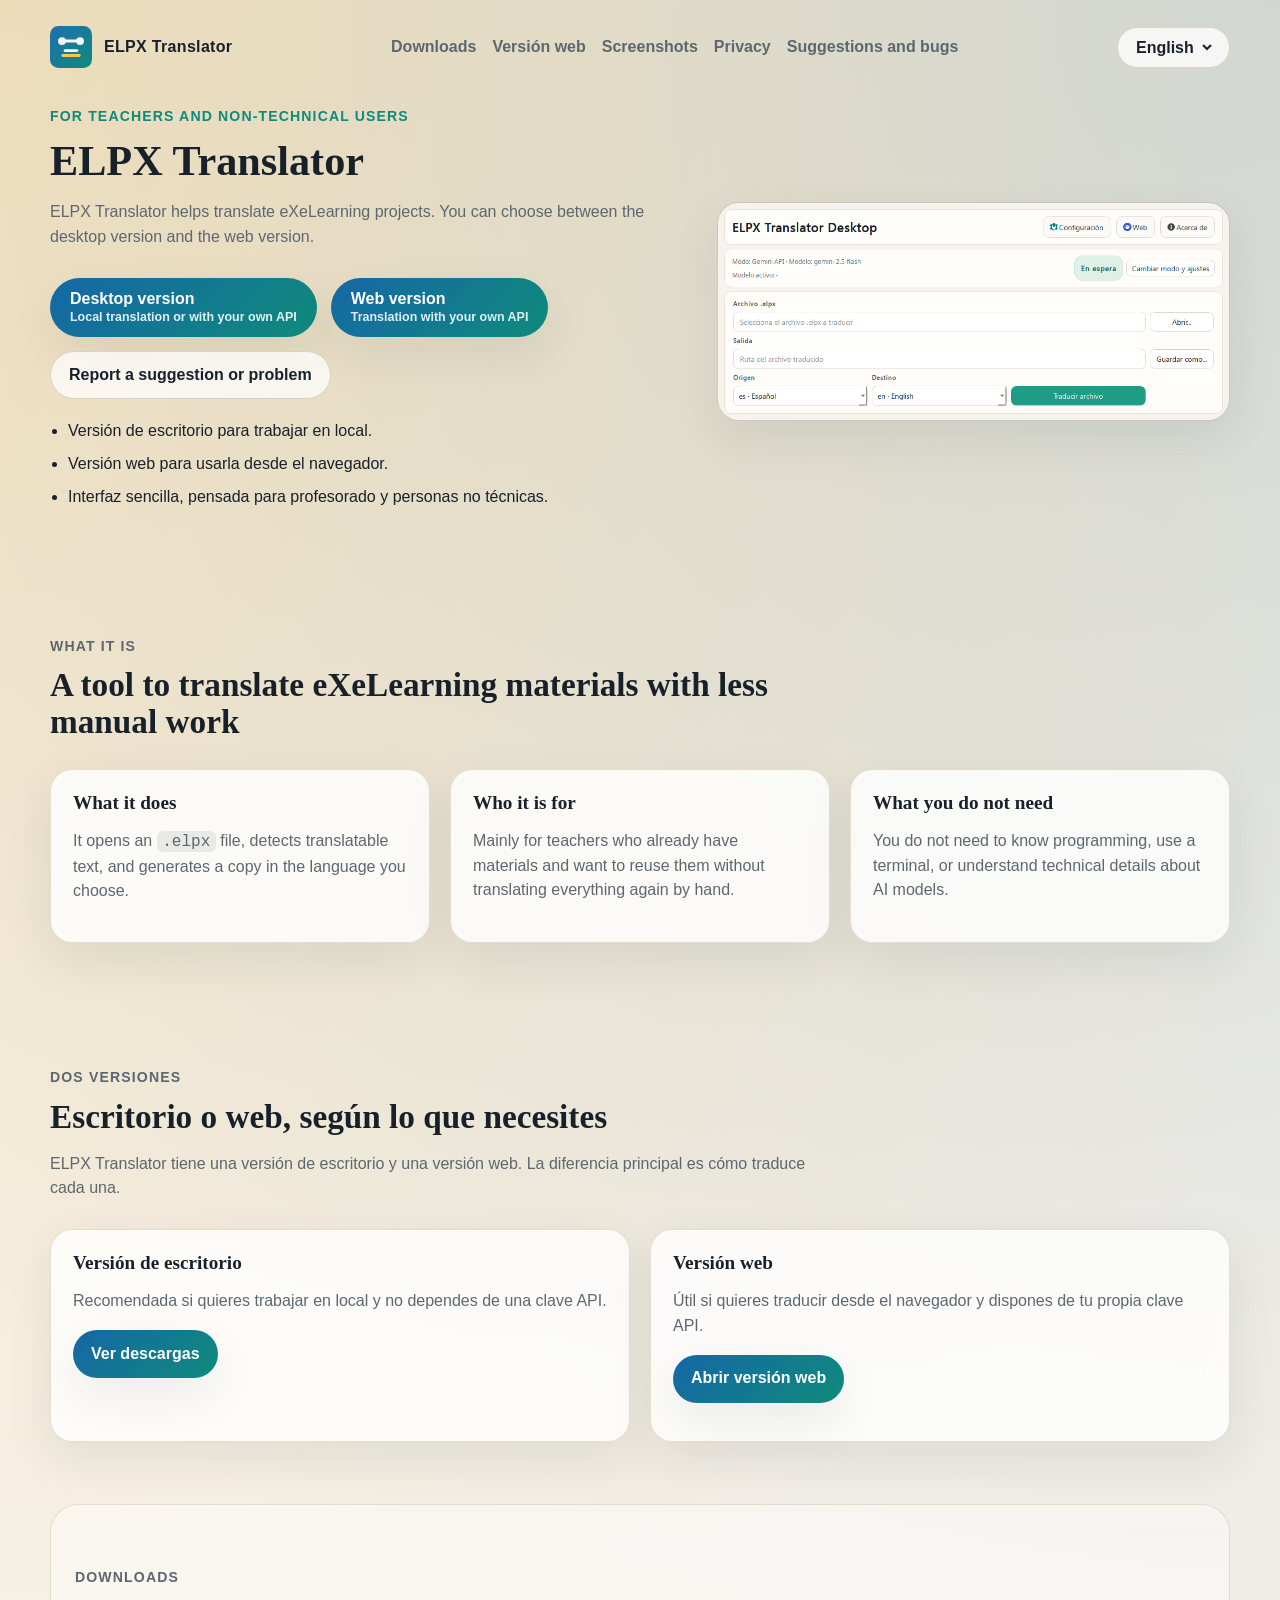
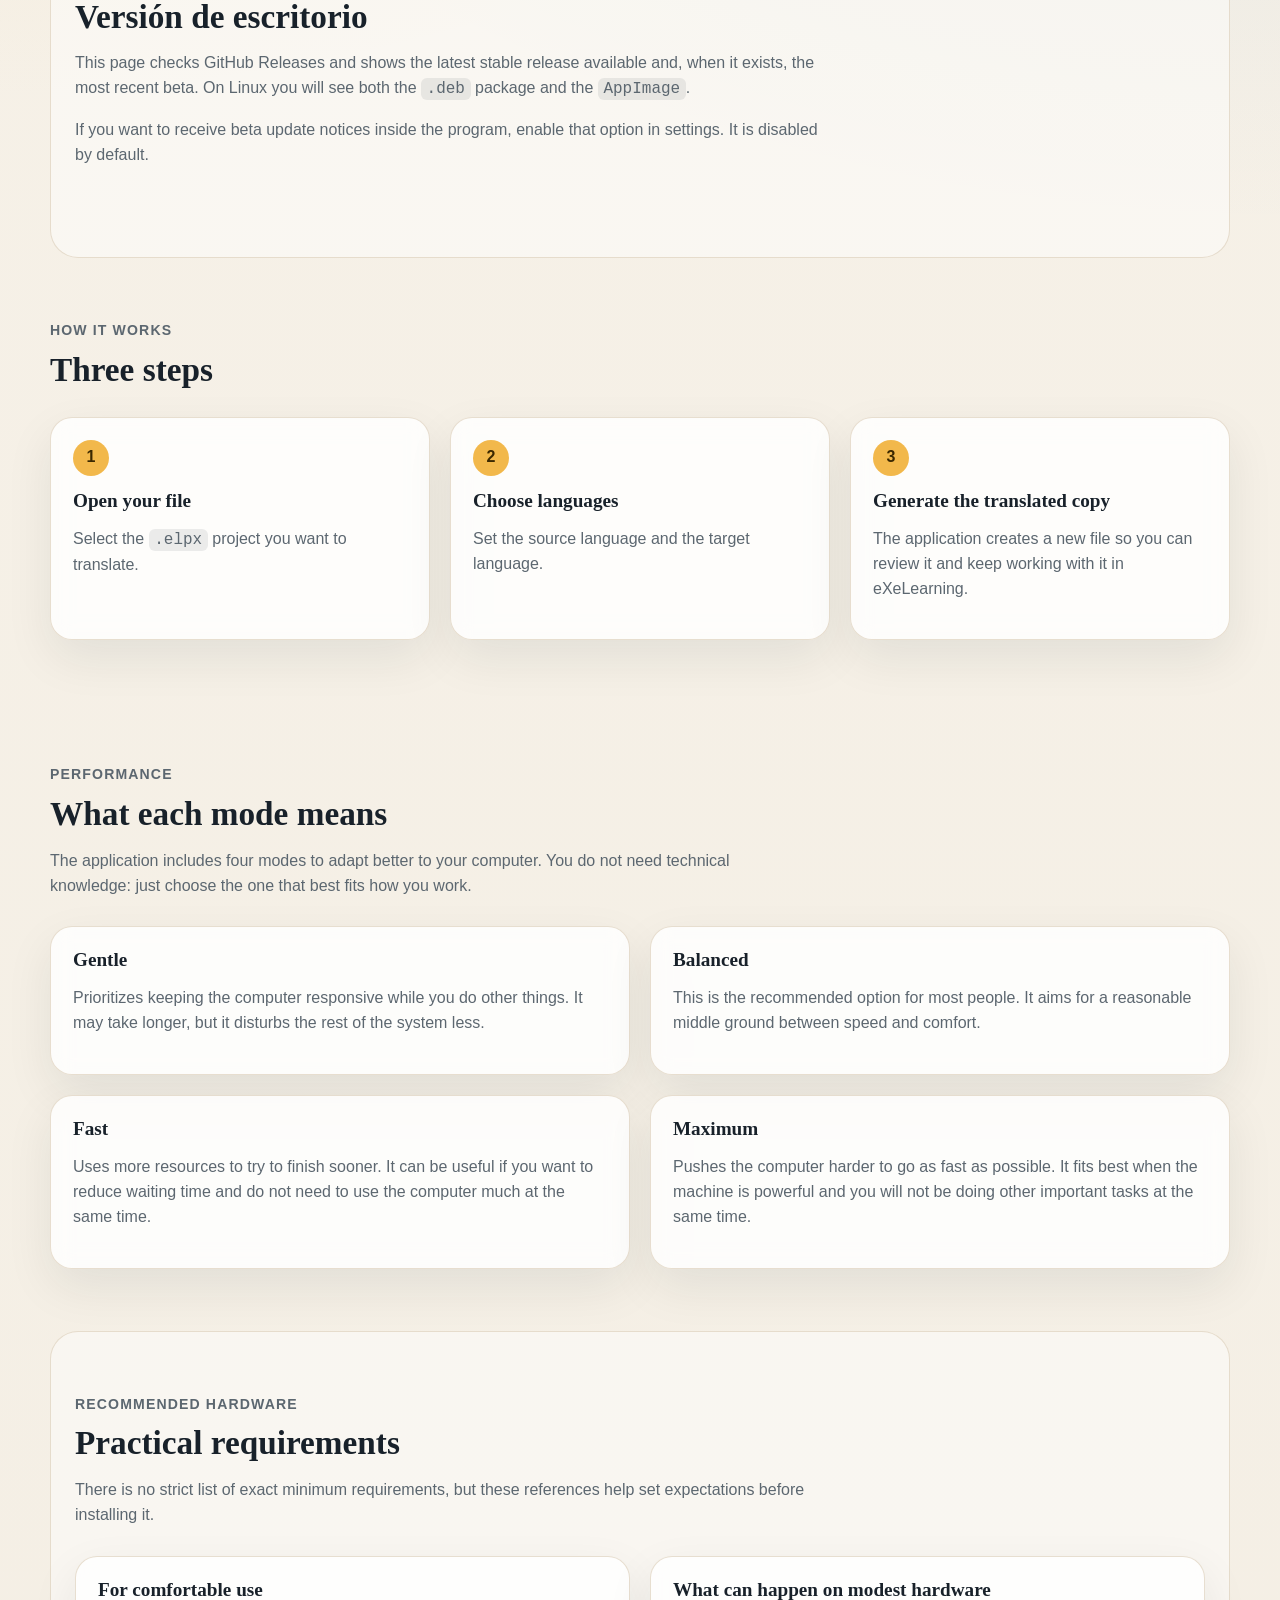
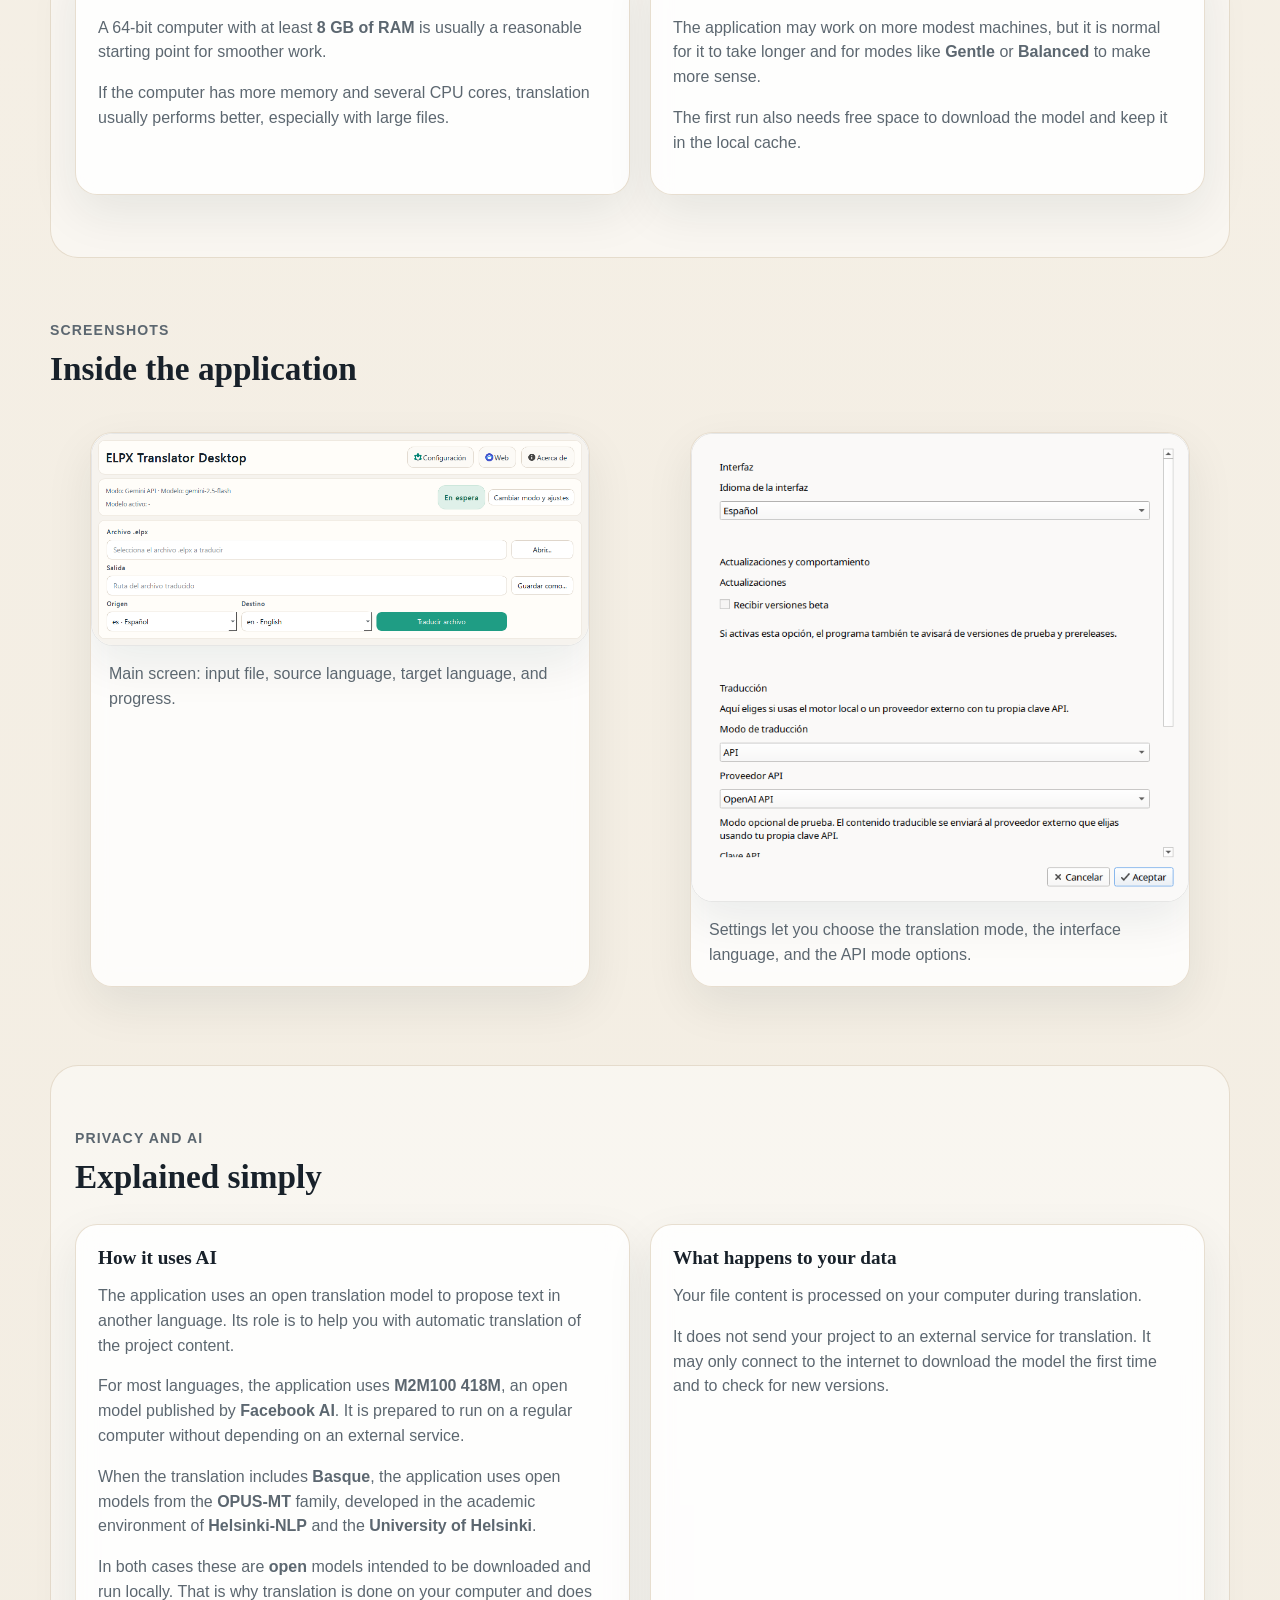
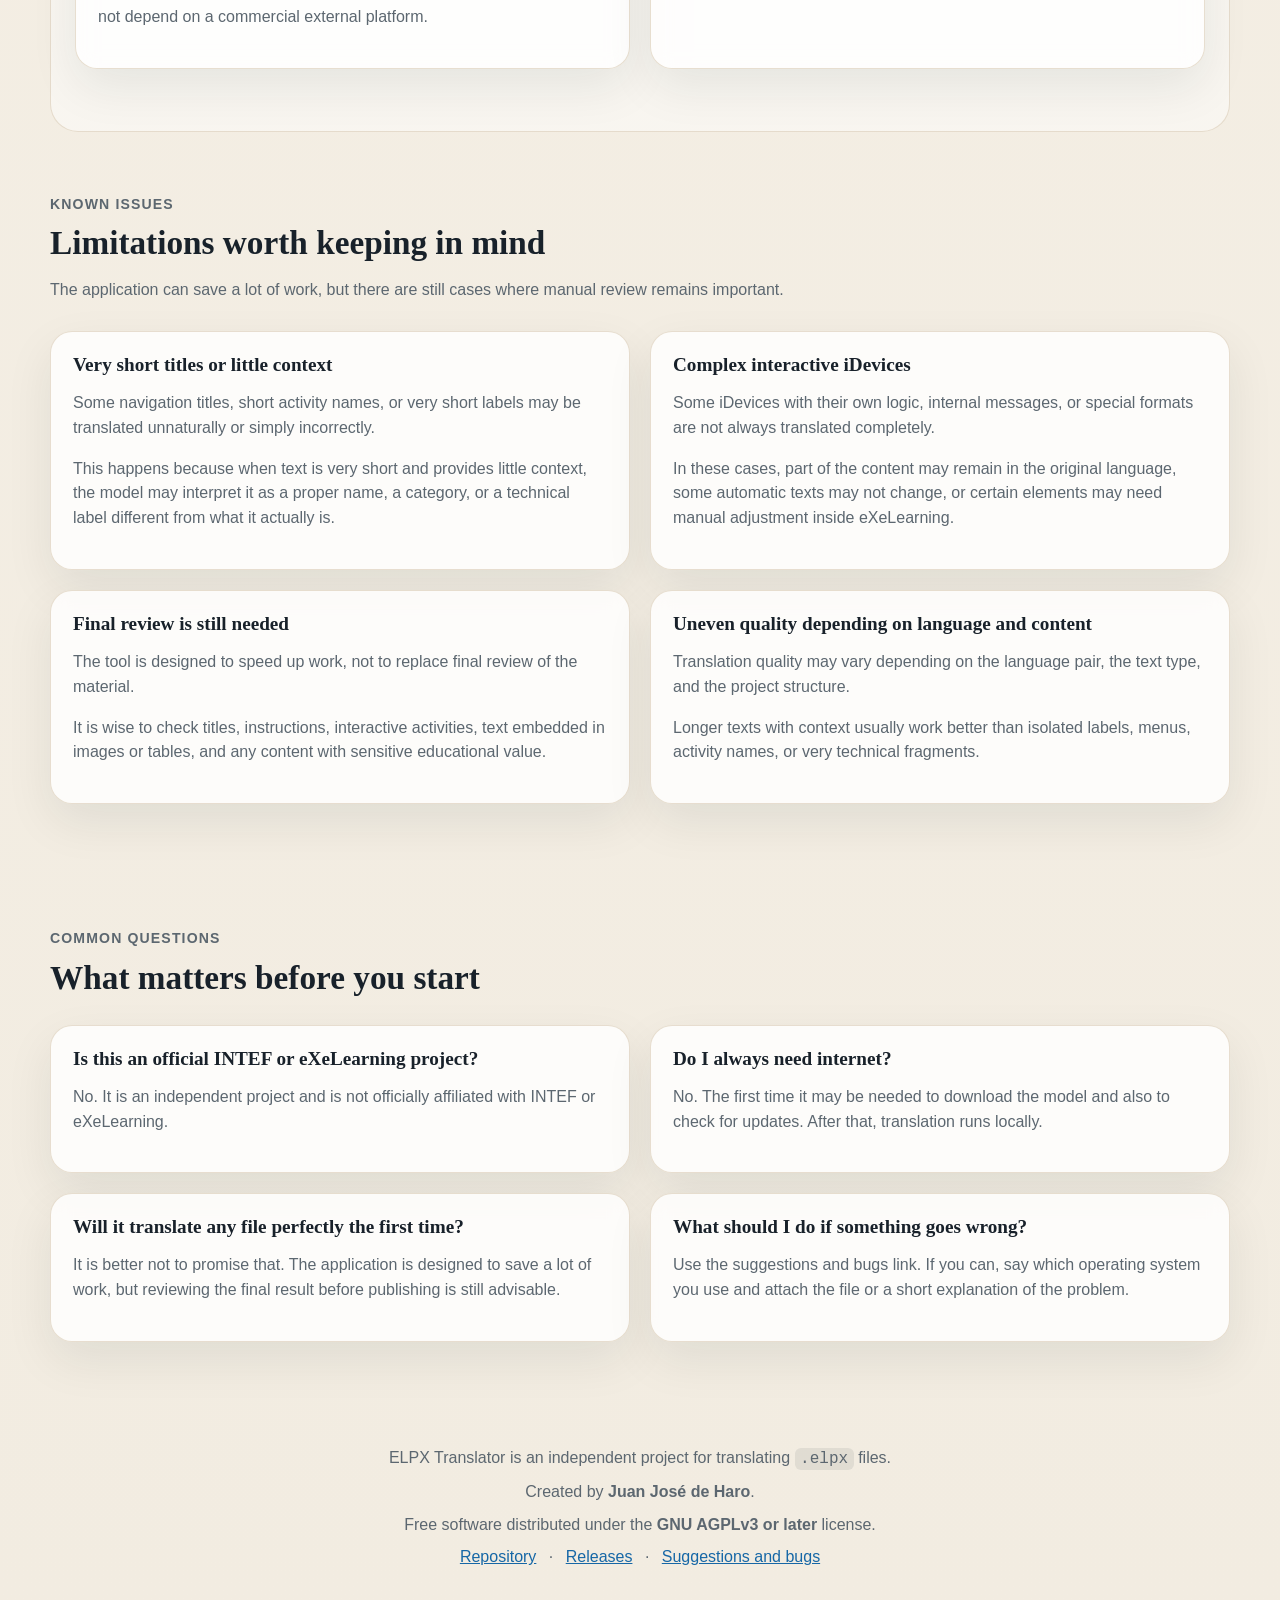
<file: index.html>
<!doctype html>
<html lang="es">
<head>
  <meta charset="utf-8">
  <meta name="viewport" content="width=device-width, initial-scale=1">
  <title>ELPX Translator</title>
  <meta name="description" content="Herramienta para traducir archivos .elpx en versión de escritorio y versión web.">
  <link rel="icon" href="src/elpx_translator_desktop/assets/elpx-translator-desktop.svg" type="image/svg+xml">
  <link rel="stylesheet" href="docs/site.css">
</head>
<body>
  <header class="hero">
    <nav class="topbar">
      <div class="brand">
        <img src="src/elpx_translator_desktop/assets/elpx-translator-desktop.svg" alt="" class="brand-icon">
        <span>ELPX Translator</span>
      </div>
      <div class="top-links">
        <a href="#descargas" data-i18n="nav_downloads">Descargas</a>
        <a href="app/">Versión web</a>
        <a href="#capturas" data-i18n="nav_screenshots">Capturas</a>
        <a href="#privacidad" data-i18n="nav_privacy">Privacidad</a>
        <a href="https://github.com/elpx-translator-desktop/elpx-translator-desktop.github.io/issues" target="_blank" rel="noopener noreferrer" data-i18n="nav_issues">Sugerencias y errores</a>
      </div>
      <label class="language-picker" for="language-picker">
        <select id="language-picker" aria-label="Idioma del sitio">
          <option value="es">Español</option>
          <option value="en">English</option>
          <option value="ca">Català</option>
          <option value="eu">Euskara</option>
          <option value="gl">Galego</option>
        </select>
      </label>
    </nav>

    <section class="hero-body">
      <div class="hero-copy">
        <p class="eyebrow" data-i18n="hero_eyebrow">Para profesorado y personas no técnicas</p>
        <h1>ELPX Translator</h1>
        <p class="lead" data-i18n="hero_lead">
          ELPX Translator sirve para traducir proyectos de eXeLearning.
          Puedes elegir entre la versión de escritorio y la versión web.
        </p>
        <div class="hero-actions">
          <a class="button button-primary button-rich" href="#descargas">
            <span class="button-label" data-i18n="hero_desktop_button_label">Versión de escritorio</span>
            <span class="button-note" data-i18n="hero_desktop_button_note">Traducción local o con tu propia API</span>
          </a>
          <a class="button button-secondary button-rich" href="app/">
            <span class="button-label" data-i18n="hero_web_button_label">Versión web</span>
            <span class="button-note" data-i18n="hero_web_button_note">Traducción con tu propia API</span>
          </a>
          <a class="button button-secondary" href="https://github.com/elpx-translator-desktop/elpx-translator-desktop.github.io/issues" target="_blank" rel="noopener noreferrer" data-i18n="hero_cta_issues">Informar de una sugerencia o problema</a>
        </div>
        <ul class="hero-points">
          <li>Versión de escritorio para trabajar en local.</li>
          <li>Versión web para usarla desde el navegador.</li>
          <li>Interfaz sencilla, pensada para profesorado y personas no técnicas.</li>
        </ul>
      </div>
      <div class="hero-shot">
        <img src="docs/assets/screenshots/main-window.png" alt="Ventana principal de ELPX Translator" data-i18n-attr="alt:hero_image_alt">
      </div>
    </section>
  </header>

  <main>
    <section class="section">
      <div class="section-header">
        <p class="eyebrow" data-i18n="what_eyebrow">Qué es</p>
        <h2 data-i18n="what_title">Una herramienta para traducir materiales de eXeLearning con menos trabajo manual</h2>
      </div>
      <div class="grid three">
        <article class="card">
          <h3 data-i18n="what_card_1_title">Qué hace</h3>
          <p data-i18n="what_card_1_body" data-i18n-mode="html">Abre un archivo <code>.elpx</code>, detecta el texto traducible y genera una copia en el idioma que elijas.</p>
        </article>
        <article class="card">
          <h3 data-i18n="what_card_2_title">Para quién está pensada</h3>
          <p data-i18n="what_card_2_body">Sobre todo para docentes que ya tienen materiales creados y quieren reutilizarlos sin volver a traducir todo a mano.</p>
        </article>
        <article class="card">
          <h3 data-i18n="what_card_3_title">Qué no necesitas</h3>
          <p data-i18n="what_card_3_body">No hace falta saber programar, usar terminal ni entender detalles técnicos sobre modelos de IA.</p>
        </article>
      </div>
    </section>

    <section class="section">
      <div class="section-header">
        <p class="eyebrow">Dos versiones</p>
        <h2>Escritorio o web, según lo que necesites</h2>
        <p>ELPX Translator tiene una versión de escritorio y una versión web. La diferencia principal es cómo traduce cada una.</p>
      </div>
      <div class="grid two">
        <article class="card">
          <h3>Versión de escritorio</h3>
          <p>Recomendada si quieres trabajar en local y no dependes de una clave API.</p>
          <p><a class="button button-primary" href="#descargas">Ver descargas</a></p>
        </article>
        <article class="card">
          <h3>Versión web</h3>
          <p>Útil si quieres traducir desde el navegador y dispones de tu propia clave API.</p>
          <p><a class="button button-primary" href="app/">Abrir versión web</a></p>
        </article>
      </div>
    </section>

    <section id="descargas" class="section section-alt">
      <div class="section-header">
        <p class="eyebrow" data-i18n="downloads_eyebrow">Descargas</p>
        <h2>Versión de escritorio</h2>
        <p data-i18n="downloads_body" data-i18n-mode="html">La página consulta GitHub Releases y muestra la última versión estable disponible y, si existe, la beta más reciente. En Linux verás tanto el paquete <code>.deb</code> como la <code>AppImage</code>.</p>
        <p data-i18n="downloads_beta_updates_note">Si quieres recibir avisos de versiones beta dentro del programa, activa esa opción en la configuración. Por defecto está desactivada.</p>
      </div>

      <div class="release-grid">
        <article class="release-card is-hidden" id="stable-release">
          <div class="release-card-header">
            <p class="release-label" data-release-label="stable" data-i18n="release_stable_label">Versión estable</p>
            <h3 data-release-title="stable"></h3>
          </div>
          <p class="release-copy" data-release-copy="stable" data-i18n="release_stable_copy">La opción recomendada para la mayoría de personas.</p>
          <div class="download-links"></div>
        </article>

        <article class="release-card release-card-beta" id="beta-release">
          <div class="release-card-header">
            <p class="release-label" data-release-label="beta" data-i18n="release_beta_label">Última beta</p>
            <h3 data-release-title="beta"></h3>
          </div>
          <p class="release-copy" data-release-copy="beta" data-i18n="release_beta_copy">Si quieres probar antes los cambios más recientes y ayudarnos a detectar fallos.</p>
          <div class="download-links"></div>
        </article>
      </div>
    </section>

    <section class="section">
      <div class="section-header">
        <p class="eyebrow" data-i18n="steps_eyebrow">Cómo se usa</p>
        <h2 data-i18n="steps_title">Tres pasos</h2>
      </div>
      <div class="steps">
        <article class="step">
          <span class="step-number">1</span>
          <h3 data-i18n="step_1_title">Abre tu archivo</h3>
          <p data-i18n="step_1_body" data-i18n-mode="html">Selecciona el proyecto <code>.elpx</code> que quieres traducir.</p>
        </article>
        <article class="step">
          <span class="step-number">2</span>
          <h3 data-i18n="step_2_title">Elige idiomas</h3>
          <p data-i18n="step_2_body">Marca el idioma de origen y el idioma de destino.</p>
        </article>
        <article class="step">
          <span class="step-number">3</span>
          <h3 data-i18n="step_3_title">Genera la copia traducida</h3>
          <p data-i18n="step_3_body">La aplicación crea un nuevo archivo para que puedas revisarlo y seguir trabajándolo en eXeLearning.</p>
        </article>
      </div>
    </section>

    <section class="section">
      <div class="section-header">
        <p class="eyebrow" data-i18n="performance_eyebrow">Rendimiento</p>
        <h2 data-i18n="performance_title">Qué significa cada modo</h2>
        <p data-i18n="performance_body">La aplicación incluye cuatro modos para adaptarse mejor a tu equipo. No hace falta entender detalles técnicos: basta con elegir el que mejor encaje con tu forma de trabajar.</p>
      </div>
      <div class="grid two">
        <article class="card">
          <h3 data-i18n="perf_card_1_title">Suave</h3>
          <p data-i18n="perf_card_1_body">Prioriza que el ordenador siga respondiendo con comodidad mientras haces otras cosas. Puede tardar más, pero molesta menos al resto del sistema.</p>
        </article>
        <article class="card">
          <h3 data-i18n="perf_card_2_title">Equilibrado</h3>
          <p data-i18n="perf_card_2_body">Es la opción recomendada para la mayoría de personas. Busca un punto razonable entre velocidad y comodidad de uso.</p>
        </article>
        <article class="card">
          <h3 data-i18n="perf_card_3_title">Rápido</h3>
          <p data-i18n="perf_card_3_body">Usa más recursos para intentar terminar antes. Puede ser útil si quieres reducir tiempos y no necesitas usar mucho el equipo al mismo tiempo.</p>
        </article>
        <article class="card">
          <h3 data-i18n="perf_card_4_title">Máximo</h3>
          <p data-i18n="perf_card_4_body">Exprime más el ordenador para ir lo más rápido posible. Conviene usarlo cuando el equipo es potente y no vas a hacer otras tareas importantes a la vez.</p>
        </article>
      </div>
    </section>

    <section class="section section-alt">
      <div class="section-header">
        <p class="eyebrow" data-i18n="requirements_eyebrow">Equipo recomendado</p>
        <h2 data-i18n="requirements_title">Requisitos orientativos</h2>
        <p data-i18n="requirements_body">No hay una lista cerrada de requisitos mínimos exactos, pero estas referencias ayudan a saber qué esperar antes de instalarla.</p>
      </div>
      <div class="grid two">
        <article class="card">
          <h3 data-i18n="requirements_card_1_title">Para un uso cómodo</h3>
          <p data-i18n="requirements_card_1_body_1" data-i18n-mode="html">Un equipo de 64 bits con al menos <strong>8 GB de RAM</strong> suele ser una base razonable para trabajar con más tranquilidad.</p>
          <p data-i18n="requirements_card_1_body_2">Si el ordenador tiene más memoria y varios núcleos de CPU, la traducción suele ir mejor, sobre todo con archivos grandes.</p>
        </article>
        <article class="card">
          <h3 data-i18n="requirements_card_2_title">Qué puede pasar en equipos modestos</h3>
          <p data-i18n="requirements_card_2_body_1" data-i18n-mode="html">La aplicación puede funcionar en equipos más justos, pero es normal que tarde más y que convenga usar modos como <strong>Suave</strong> o <strong>Equilibrado</strong>.</p>
          <p data-i18n="requirements_card_2_body_2">La primera ejecución también necesita espacio libre para descargar el modelo y dejarlo guardado en la caché local.</p>
        </article>
      </div>
    </section>

    <section id="capturas" class="section">
      <div class="section-header">
        <p class="eyebrow" data-i18n="screenshots_eyebrow">Capturas</p>
        <h2 data-i18n="screenshots_title">La aplicación por dentro</h2>
      </div>
      <div class="gallery">
        <figure class="shot-card">
          <img src="docs/assets/screenshots/main-window.png" alt="Pantalla principal de la aplicación" data-i18n-attr="alt:screenshot_1_alt">
          <figcaption data-i18n="screenshot_1_caption">Pantalla principal: archivo de entrada, idioma de origen, idioma de destino y progreso.</figcaption>
        </figure>
        <figure class="shot-card">
          <img src="docs/assets/screenshots/settings-window.png" alt="Ventana de configuración de la aplicación" data-i18n-attr="alt:screenshot_2_alt">
          <figcaption data-i18n="screenshot_2_caption">La configuración permite elegir el modo de traducción, el idioma de la interfaz y los ajustes del modo API.</figcaption>
        </figure>
      </div>
    </section>

    <section id="privacidad" class="section section-alt">
      <div class="section-header">
        <p class="eyebrow" data-i18n="privacy_eyebrow">Privacidad e IA</p>
        <h2 data-i18n="privacy_title">Explicado de forma simple</h2>
      </div>
      <div class="grid two">
        <article class="card">
          <h3 data-i18n="privacy_card_1_title">Cómo usa la IA</h3>
          <p data-i18n="privacy_card_1_body_1">La aplicación usa un modelo abierto de traducción para proponer el texto en otro idioma. Su trabajo es ayudarte con la traducción automática del contenido del proyecto.</p>
          <p data-i18n="privacy_card_1_body_2" data-i18n-mode="html">Para la mayoría de idiomas, la aplicación usa <strong>M2M100 418M</strong>, un modelo abierto publicado por <strong>Facebook AI</strong>. Está preparado para poder ejecutarse en un ordenador corriente sin depender de un servicio externo.</p>
          <p data-i18n="privacy_card_1_body_3" data-i18n-mode="html">Cuando la traducción incluye <strong>euskera</strong>, la aplicación usa modelos abiertos de la familia <strong>OPUS-MT</strong>, desarrollados en el entorno académico de <strong>Helsinki-NLP</strong> y la <strong>Universidad de Helsinki</strong>.</p>
          <p data-i18n="privacy_card_1_body_4" data-i18n-mode="html">En ambos casos se trata de modelos <strong>abiertos</strong>, pensados para poder descargarse y ejecutarse localmente. Por eso la traducción se hace en tu equipo y no depende de una plataforma comercial externa.</p>
        </article>
        <article class="card">
          <h3 data-i18n="privacy_card_2_title">Qué pasa con tus datos</h3>
          <p data-i18n="privacy_card_2_body_1">El contenido del archivo se procesa en tu ordenador durante la traducción.</p>
          <p data-i18n="privacy_card_2_body_2">No envía tu proyecto a un servicio externo para traducirlo. Solo puede conectarse a internet para descargar el modelo la primera vez y para comprobar si hay nuevas versiones.</p>
        </article>
      </div>
    </section>

    <section class="section">
      <div class="section-header">
        <p class="eyebrow" data-i18n="known_eyebrow">Problemas conocidos</p>
        <h2 data-i18n="known_title">Limitaciones que conviene tener en cuenta</h2>
        <p data-i18n="known_body">La aplicación puede ahorrar mucho trabajo, pero todavía hay casos en los que la revisión manual sigue siendo importante.</p>
      </div>
      <div class="grid two">
        <article class="card">
          <h3 data-i18n="known_card_1_title">Títulos muy cortos o con poco contexto</h3>
          <p data-i18n="known_card_1_body_1">Algunos títulos de navegación, nombres breves de actividades o etiquetas muy cortas pueden traducirse de forma poco natural o directamente incorrecta.</p>
          <p data-i18n="known_card_1_body_2">Esto ocurre porque, cuando el texto es muy breve y no aporta contexto suficiente, el modelo puede interpretarlo como si fuera un nombre propio, una categoría o una etiqueta técnica distinta de lo que realmente es.</p>
        </article>
        <article class="card">
          <h3 data-i18n="known_card_2_title">iDevices interactivos complejos</h3>
          <p data-i18n="known_card_2_body_1">Determinados iDevices con lógica propia, mensajes internos o formatos especiales no siempre se traducen completamente.</p>
          <p data-i18n="known_card_2_body_2">En estos casos, puede ocurrir que parte del contenido quede en el idioma original, que algunos textos automáticos no cambien o que ciertos elementos necesiten retoque manual dentro de eXeLearning.</p>
        </article>
        <article class="card">
          <h3 data-i18n="known_card_3_title">Revisión final necesaria</h3>
          <p data-i18n="known_card_3_body_1">La herramienta está pensada para acelerar el trabajo, no para sustituir una revisión final del material.</p>
          <p data-i18n="known_card_3_body_2">Conviene comprobar especialmente los títulos, instrucciones, actividades interactivas, textos incrustados en imágenes o tablas y cualquier contenido que tenga valor didáctico sensible.</p>
        </article>
        <article class="card">
          <h3 data-i18n="known_card_4_title">Calidad desigual según idioma y contenido</h3>
          <p data-i18n="known_card_4_body_1">La calidad de la traducción puede variar según el par de idiomas, el tipo de texto y la estructura del proyecto.</p>
          <p data-i18n="known_card_4_body_2">Los textos largos y con contexto suelen salir mejor que las etiquetas sueltas, los menús, los nombres de actividades o los fragmentos muy técnicos.</p>
        </article>
      </div>
    </section>

    <section class="section">
      <div class="section-header">
        <p class="eyebrow" data-i18n="faq_eyebrow">Preguntas habituales</p>
        <h2 data-i18n="faq_title">Lo importante antes de empezar</h2>
      </div>
      <div class="faq">
        <article class="faq-item">
          <h3 data-i18n="faq_1_title">¿Es un proyecto oficial del INTEF o de eXeLearning?</h3>
          <p data-i18n="faq_1_body">No. Es un proyecto independiente y no está afiliado oficialmente con el INTEF ni con eXeLearning.</p>
        </article>
        <article class="faq-item">
          <h3 data-i18n="faq_2_title">¿Necesito internet siempre?</h3>
          <p data-i18n="faq_2_body">No. La primera vez puede hacer falta para descargar el modelo y también para comprobar si hay nuevas versiones. Después, la traducción trabaja en local.</p>
        </article>
        <article class="faq-item">
          <h3 data-i18n="faq_3_title">¿Sirve para cualquier archivo perfecto a la primera?</h3>
          <p data-i18n="faq_3_body">No conviene prometer eso. La aplicación está pensada para ahorrar mucho trabajo, pero siempre es recomendable revisar el resultado final antes de publicarlo.</p>
        </article>
        <article class="faq-item">
          <h3 data-i18n="faq_4_title">¿Qué hago si algo sale mal?</h3>
          <p data-i18n="faq_4_body">Usa el enlace de sugerencias y errores. Si puedes, indica qué sistema operativo usas y adjunta el archivo o una explicación breve del problema.</p>
        </article>
      </div>
    </section>
  </main>

  <footer class="footer">
    <p data-i18n="footer_body" data-i18n-mode="html">ELPX Translator es un proyecto independiente para traducir archivos <code>.elpx</code>.</p>
    <p class="footer-meta" data-i18n="footer_author" data-i18n-mode="html">Creado por <strong>Juan José de Haro</strong>.</p>
    <p class="footer-meta" data-i18n="footer_license" data-i18n-mode="html">Software libre distribuido bajo licencia <strong>GNU AGPLv3 o posterior</strong>.</p>
    <p>
      <a href="https://github.com/elpx-translator-desktop/elpx-translator-desktop.github.io" target="_blank" rel="noopener noreferrer" data-i18n="footer_repo">Repositorio</a>
      <span>·</span>
      <a href="https://github.com/elpx-translator-desktop/elpx-translator-desktop.github.io/releases" target="_blank" rel="noopener noreferrer" data-i18n="footer_releases">Releases</a>
      <span>·</span>
      <a href="https://github.com/elpx-translator-desktop/elpx-translator-desktop.github.io/issues" target="_blank" rel="noopener noreferrer" data-i18n="footer_issues">Sugerencias y errores</a>
    </p>
  </footer>

  <script src="docs/site.js"></script>
</body>
</html>
</file>
<file: docs/site.css>
:root {
  --bg: #f4efe6;
  --bg-alt: #fffaf1;
  --card: rgba(255, 255, 255, 0.82);
  --line: #ddd1bd;
  --text: #18212a;
  --muted: #5c6770;
  --brand: #0f8a7b;
  --brand-dark: #1667a6;
  --accent: #f2b84b;
  --shadow: 0 18px 48px rgba(18, 33, 43, 0.08);
}

* {
  box-sizing: border-box;
}

html {
  scroll-behavior: smooth;
}

body {
  margin: 0;
  background:
    radial-gradient(circle at top left, rgba(242, 184, 75, 0.28), transparent 26%),
    radial-gradient(circle at top right, rgba(22, 103, 166, 0.18), transparent 28%),
    linear-gradient(180deg, #f7f2e9 0%, #f2ece1 100%);
  color: var(--text);
  font: 16px/1.55 "Noto Sans", "Segoe UI", sans-serif;
}

a {
  color: var(--brand-dark);
}

code {
  background: rgba(24, 33, 42, 0.08);
  border-radius: 6px;
  padding: 0.1rem 0.35rem;
  font-family: "IBM Plex Mono", "Cascadia Code", monospace;
}

.hero,
.section,
.footer {
  width: min(1180px, calc(100% - 32px));
  margin: 0 auto;
}

.topbar {
  display: flex;
  justify-content: space-between;
  align-items: center;
  gap: 24px;
  flex-wrap: wrap;
  padding: 26px 0 10px;
}

.brand {
  display: flex;
  align-items: center;
  gap: 12px;
  font-weight: 800;
  letter-spacing: 0.02em;
}

.brand-icon {
  width: 42px;
  height: 42px;
}

.top-links {
  display: flex;
  flex-wrap: wrap;
  gap: 16px;
  align-items: center;
}

.top-links a {
  text-decoration: none;
  color: var(--muted);
  font-weight: 600;
}

.language-picker {
  display: inline-flex;
  align-items: center;
  gap: 10px;
  padding: 10px 14px;
  border: 1px solid rgba(221, 209, 189, 0.9);
  border-radius: 999px;
  background: rgba(255, 255, 255, 0.78);
  color: var(--muted);
  font-weight: 700;
}

.language-picker select {
  border: none;
  background: transparent;
  color: var(--text);
  font: inherit;
  font-weight: 700;
}

.language-picker select:focus {
  outline: none;
}

.hero-body {
  display: grid;
  grid-template-columns: 1.1fr 0.9fr;
  gap: 40px;
  align-items: center;
  padding: 28px 0 56px;
}

.eyebrow {
  margin: 0 0 10px;
  font-size: 0.88rem;
  font-weight: 800;
  letter-spacing: 0.08em;
  text-transform: uppercase;
  color: var(--brand);
}

h1,
h2,
h3 {
  margin: 0 0 12px;
  line-height: 1.1;
  font-family: "Noto Serif", Georgia, serif;
}

h1 {
  font-size: clamp(2.1rem, 3.3vw, 3.6rem);
}

h2 {
  font-size: clamp(1.7rem, 2.6vw, 2.8rem);
}

h3 {
  font-size: 1.2rem;
}

.lead,
.section-header p,
.release-copy,
.card p,
.faq-item p,
.step p,
.footer p {
  color: var(--muted);
}

.hero-actions {
  display: flex;
  flex-wrap: wrap;
  gap: 14px;
  margin: 28px 0 18px;
}

.button {
  display: inline-flex;
  align-items: center;
  justify-content: center;
  min-height: 48px;
  padding: 0 18px;
  border-radius: 999px;
  text-decoration: none;
  font-weight: 700;
  transition: transform 120ms ease, box-shadow 120ms ease;
}

.button-rich {
  flex-direction: column;
  align-items: flex-start;
  gap: 4px;
  padding: 12px 20px;
  line-height: 1.1;
}

.button-label {
  display: block;
}

.button-note {
  display: block;
  font-size: 0.78rem;
  font-weight: 600;
  opacity: 0.88;
}

.button:hover {
  transform: translateY(-1px);
}

.button-primary {
  background: linear-gradient(135deg, var(--brand-dark), var(--brand));
  color: white;
  box-shadow: var(--shadow);
}

.hero-actions .button-rich.button-secondary {
  background: linear-gradient(135deg, var(--brand-dark), var(--brand));
  color: white;
  border: none;
  box-shadow: var(--shadow);
}

.button-secondary {
  background: rgba(255, 255, 255, 0.74);
  color: var(--text);
  border: 1px solid var(--line);
}

.hero-points {
  margin: 20px 0 0;
  padding-left: 18px;
}

.hero-points li {
  margin-bottom: 8px;
}

.hero-shot img,
.shot-card img {
  width: 100%;
  display: block;
  border-radius: 22px;
  border: 1px solid rgba(24, 33, 42, 0.1);
  box-shadow: var(--shadow);
}

.section {
  padding: 62px 0;
}

.section-alt {
  padding: 62px min(24px, 3vw);
  background: rgba(255, 255, 255, 0.45);
  border: 1px solid rgba(221, 209, 189, 0.7);
  border-radius: 28px;
}

.section-header {
  max-width: 760px;
  margin-bottom: 28px;
}

.grid {
  display: grid;
  gap: 20px;
}

.grid.three {
  grid-template-columns: repeat(3, minmax(0, 1fr));
}

.grid.two,
.release-grid,
.gallery,
.faq {
  grid-template-columns: repeat(2, minmax(0, 1fr));
}

.card,
.release-card,
.faq-item,
.shot-card,
.step {
  background: var(--card);
  backdrop-filter: blur(10px);
  border: 1px solid rgba(221, 209, 189, 0.7);
  border-radius: 22px;
  box-shadow: var(--shadow);
}

.card,
.faq-item,
.step,
.release-card {
  padding: 22px;
}

.release-card-beta {
  background: linear-gradient(180deg, rgba(15, 138, 123, 0.08), rgba(255, 255, 255, 0.82));
}

.is-hidden {
  display: none;
}

.release-card-header {
  display: flex;
  justify-content: space-between;
  align-items: baseline;
  gap: 16px;
}

.release-label {
  margin: 0;
  font-weight: 800;
  color: var(--brand);
  text-transform: uppercase;
  letter-spacing: 0.08em;
  font-size: 0.82rem;
}

.download-links {
  display: grid;
  gap: 12px;
  margin-top: 18px;
}

.download-link {
  display: flex;
  justify-content: space-between;
  gap: 12px;
  align-items: center;
  padding: 14px 16px;
  border-radius: 16px;
  background: white;
  border: 1px solid var(--line);
  text-decoration: none;
  color: var(--text);
}

.download-link span:last-child {
  color: var(--muted);
  font-size: 0.92rem;
}

.steps {
  display: grid;
  grid-template-columns: repeat(3, minmax(0, 1fr));
  gap: 20px;
}

.step-number {
  display: inline-flex;
  width: 36px;
  height: 36px;
  align-items: center;
  justify-content: center;
  margin-bottom: 14px;
  border-radius: 50%;
  background: var(--accent);
  color: #3b2800;
  font-weight: 800;
}

.gallery,
.faq {
  display: grid;
  gap: 20px;
}

.shot-card {
  overflow: hidden;
}

.shot-card figcaption {
  padding: 16px 18px 18px;
  color: var(--muted);
}

.footer {
  padding: 34px 0 48px;
  text-align: center;
}

.footer p {
  margin: 8px 0;
}

.footer-meta {
  color: var(--muted);
}

.footer span {
  margin: 0 8px;
  color: var(--muted);
}

@media (max-width: 980px) {
  .hero-body,
  .grid.three,
  .grid.two,
  .release-grid,
  .steps,
  .gallery,
  .faq {
    grid-template-columns: 1fr;
  }

  .topbar {
    flex-direction: column;
    align-items: flex-start;
  }
}

@media (max-width: 640px) {
  body {
    font-size: 15px;
  }

  .hero,
  .section,
  .footer {
    width: min(100% - 20px, 1180px);
  }

  .hero-actions,
  .top-links {
    flex-direction: column;
    align-items: stretch;
  }

  .language-picker {
    width: 100%;
    justify-content: space-between;
  }
}
</file>
